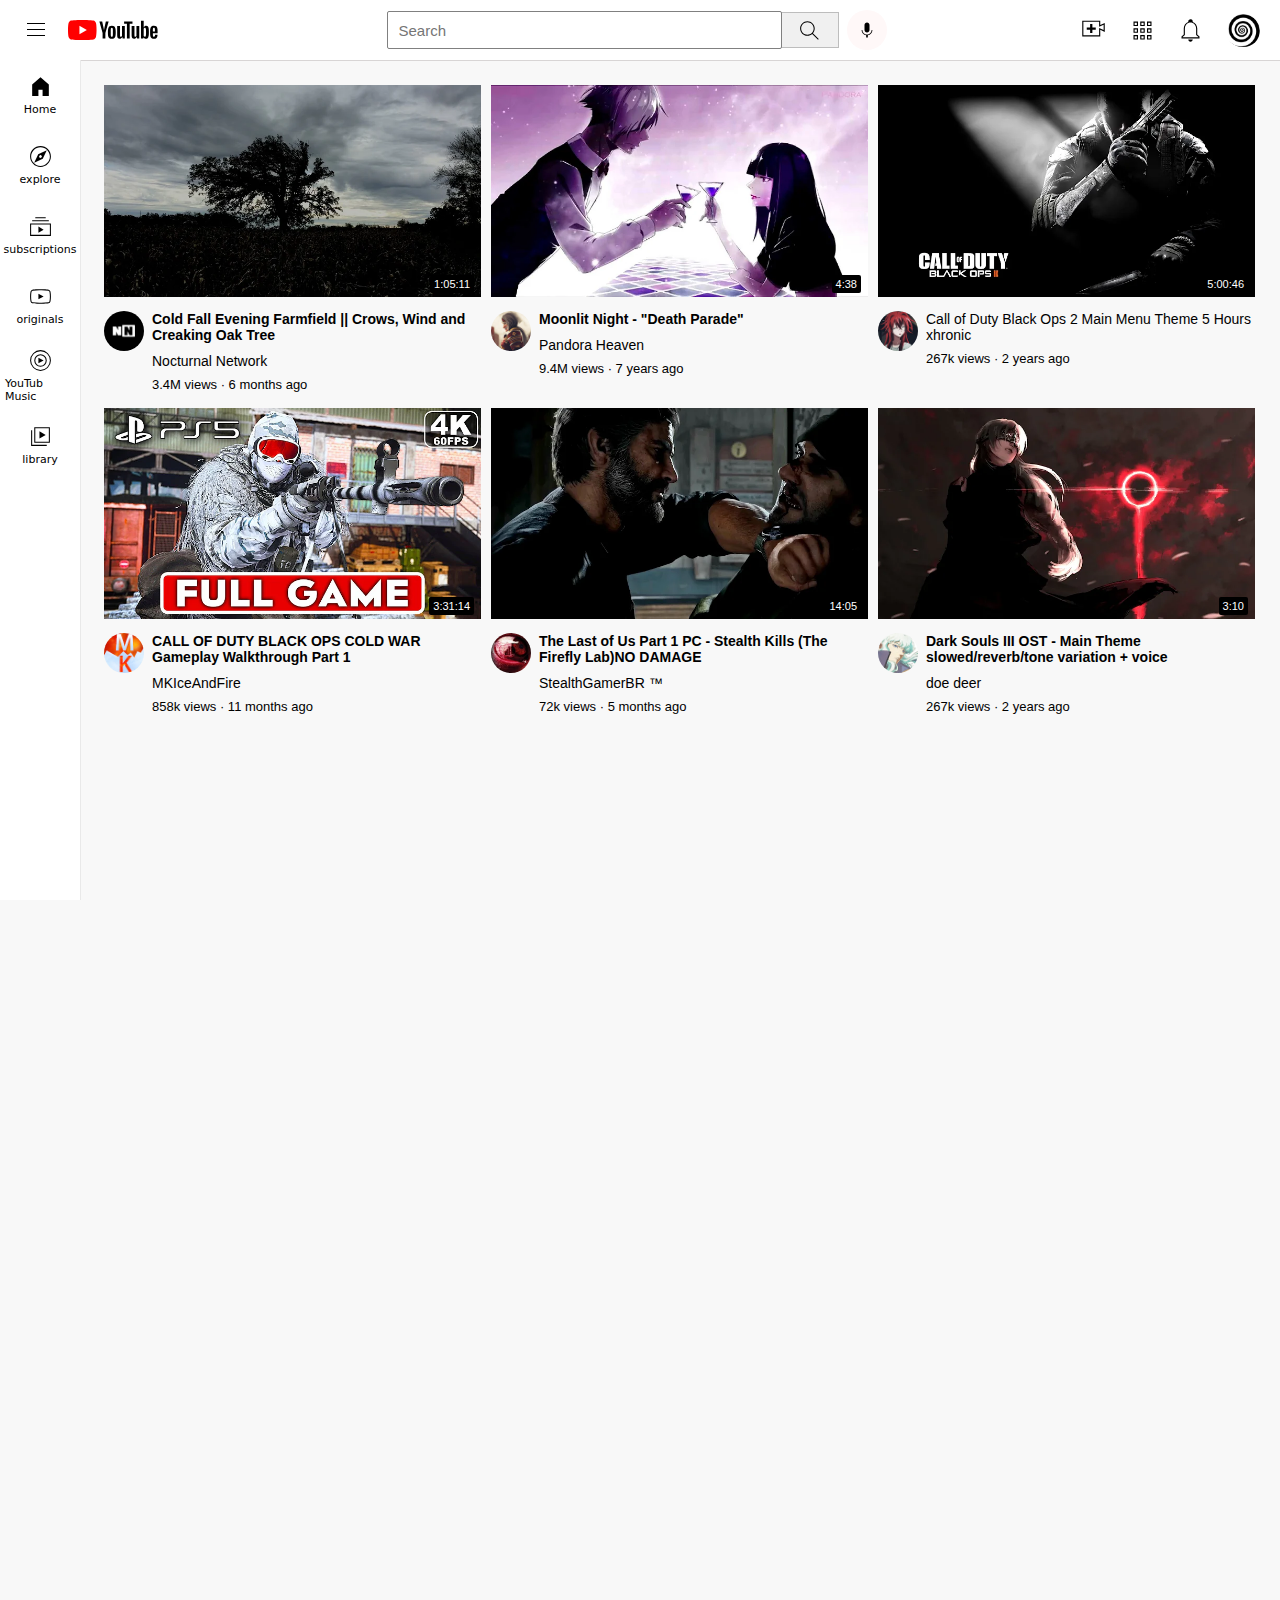
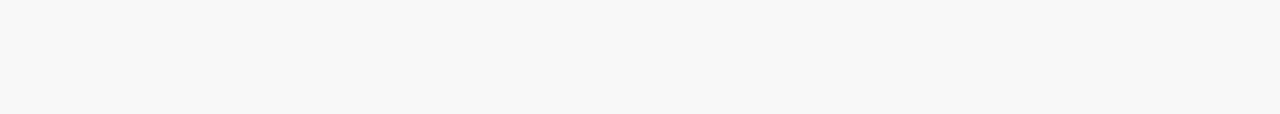
<file: index.html>
<!DOCTYPE html>
<html> 
  <head>
    <link rel="stylesheet" href="youtube.css">
    <link rel="stylesheet" href="general.css">
    <link rel="stylesheet" href="header.css">
    <link rel="stylesheet" href="sidebar.css">
  </head>
  <body>
    <!------------------------------- Header ----------------------->
    <header class="header">
      <div class="left-section"> <img class="hamburger-menu" src="hamburger-menu.svg">
        <img class="youtube-logo" src="youtube-logo.svg">
      </div>
      <div class="middle-section">
        <input class="search-bar" type="text" placeholder="Search">
        <button class="search-button">
          <img class="search-icon"  src="search.svg">
          <div class="tooltip">Search</div>
        </button>
        <button class="voice-button">
          <img class="voice-icon" src="voice-search-icon.svg">
          <div class="tooltip">Search with your voice</div>
        </button>
      </div>
      <div class="right-section">
        <div class="upload-icon-box">
          <img class="upload-icon" src="upload.svg">
        </div>
        <img class="youtube-icons" src="youtube-apps.svg">
        <img class="notif-icon" src="notifications.svg">
        <img class="my-channel-pic" src="3b4f208a-53ed-4776-a045-97dcb3676dd3.jfif">
      </div>
    </header>
      <!---------------------------------- Sidebar ------------------------------>
    <nav class="side-bar">
      <div class="side-bar-icon">
        <img src="home.svg">
        <div>Home</div>
      </div>
      <div class="side-bar-icon">
        <img src="explore.svg">
        <div>explore</div>
      </div>
      <div class="side-bar-icon">
        <img src="subscriptions.svg">
        <div>subscriptions</div>
      </div>
      <div class="side-bar-icon">
        <img src="originals.svg">
        <div>originals</div>
      </div>
      <div class="side-bar-icon">
        <img src="youtube-music.svg">
        <div>YouTub Music</div>
      </div>
      <div class="side-bar-icon">
        <img src="library.svg">
        <div>library</div>
      </div>
    </nav>

 <!------------------------ main-------------------------->
  <main>
      <section class="grid">

      <div class="big-box">
        <div class="video-picture-box"> 
         <a href="https://youtu.be/6VmHCiQBcHw?feature=shared">
          <img class="video-picture" src="vidpic1.webp">
          <div class="time">1:05:11</div>
         </a>
        </div>
        <div class="grid-box">
         <div class="channel-picture-box" >
          <a href="https://youtube.com/@NocturnalNetwork?feature=shared">
           <img class="channel-picture" src="profpic1.jpg">
           <div class="tooltip">
            <div><img class="channel-picture" src="profpic1.jpg"></div>
            <div>
              <div class="text1">Nocturnal Network</div>
              <div class="text2">11M subscribers</div>
            </div>
           </div>
          </a>
         </div>
         <div class="text-box">
          <a class="video-link" href="https://youtu.be/6VmHCiQBcHw?feature=shared">
           <p class="video-title" >Cold Fall Evening Farmfield || Crows, Wind and Creaking Oak Tree </p>
          </a>
          <a class="video-link" href="https://www.youtube.com/@NocturnalNetwork">
            <p class="channel-name">Nocturnal Network</p>
          </a>     
           <p class="views-date">3.4M views · 6 months ago</p>
         </div>
        </div>
       </div>
   
       <div class="big-box">
         <div class="video-picture-box"> 
          <a href="https://youtu.be/ewBOcdz29Sw">
            <img class="video-picture" src="vidpic2.webp">
            <div class="time">4:38</div>
          </a>
         </div>
         <div class="grid-box" >
          <div class="channel-picture-box" >
            <a href="https://youtube.com/@pandoraheaven?feature=shared">
             <img class="channel-picture" src="profpic2.jpg">
             <div class="tooltip">
              <div><img class="channel-picture" src="profpic2.jpg"></div>
              <div>
                <div class="text1">Pandora Heaven</div>
                <div class="text2">5M subscribers</div>
              </div>
             </div>
            </a>
          </div>
          <div class="text-box">
            <a class="video-link" href="https://youtu.be/ewBOcdz29Sw">
              <p class="video-title" > Moonlit Night - "Death Parade" </p>
            </a>
            <a class="video-link" href="https://youtube.com/@pandoraheaven?feature=shared">
              <p class="channel-name">Pandora Heaven</p>
            </a>
            <p class="views-date">9.4M views · 7 years ago</p>
          </div>
         </div>
        </div>

        <div class="big-box">
          <div class="video-picture-box">
           <a href="https://youtu.be/zFxtWG6Vk3s">
            <img class="video-picture" src="vidpic3.webp">
            <div class="time"> 5:00:46</div>
          </a>
          </div>
          <div class="grid-box" >
           <div class="channel-picture-box" >
            <a href="https://www.youtube.com/@xhronic">
              <img class="channel-picture" src="profpic3.jpg">
              <div class="tooltip">
                <div><img class="channel-picture" src="profpic3.jpg"></div>
                <div>
                  <div class="text1">xhronic</div>
                  <div class="text2">256k subscribers</div>
                </div>
               </div>
            </a>
           </div>
           <div class="text-box">
        <a class="video-link" href="https://youtu.be/zFxtWG6Vk3s">
         <p >Call of Duty Black Ops 2 Main Menu Theme 5 Hours </p>
        </a>
            <a class="video-link" href="https://www.youtube.com/@xhronic">
              <p class="channel-name">xhronic</p>
            </a>
             <p class="views-date">267k views · 2 years ago</p>
           </div>
          </div>
         </div>

         <div class="big-box">
          <div class="video-picture-box"> 
          <a href="https://youtu.be/8H4DdU8t7Dc">
            <img class="video-picture" src="vidpic4.webp">
            <div class="time">3:31:14</div>
          </a>
          </div>
          <div class="grid-box" >
           <div class="channel-picture-box" >
            <a href="https://www.youtube.com/@MKIceAndFire">
              <img class="channel-picture" src="profpic4.jpg">
              <div class="tooltip">
                <div><img class="channel-picture" src="profpic4.jpg"></div>
                <div>
                  <div class="text1">MKIceAndFire</div>
                  <div class="text2">15.3M subscribers</div>
                </div>
               </div>
            </a>
           </div>
           <div class="text-box">
            <a class="video-link" href="https://youtu.be/8H4DdU8t7Dc">
              <p class="video-title" > 
                CALL OF DUTY BLACK OPS COLD WAR Gameplay Walkthrough Part 1
              </p>
            </a>
            <a class="video-link" href="https://www.youtube.com/@MKIceAndFire">
              <p class="channel-name">MKIceAndFire </p>
            </a>
             <p class="views-date">858k views · 11 months ago</p>
           </div>
          </div>
         </div>

         <div class="big-box">
          <div class="video-picture-box"> 
          <a href="https://youtu.be/MxiOydcSyb8">
            <img class="video-picture" src="vidpic5.webp">
            <div class="time">14:05</div>
          </a>
          </div>
          <div class="grid-box" >
           <div class="channel-picture-box" >
            <a href="https://www.youtube.com/@StealthGamerBR2">
              <img class="channel-picture" src="profpic5.jpg">
              <div class="tooltip">
                <div><img class="channel-picture" src="profpic5.jpg"></div>
                <div>
                  <div class="text1">StealthGamerBR ™</div>
                  <div class="text2">1.44M subscribers</div>
                </div>
               </div>
            </a>
            </div>
           <div class="text-box">
            <a class="video-link" href="https://youtu.be/MxiOydcSyb8">
             <p class="video-title" >The Last of Us Part 1 PC - Stealth Kills (The Firefly Lab)NO DAMAGE</p>
            </a>
             <a class="video-link" href="https://www.youtube.com/@StealthGamerBR2">
              <p class="channel-name">StealthGamerBR ™</p>
             </a>
             <p class="views-date">72k views · 5 months ago</p>
           </div>
          </div>
         </div>

         <div class="big-box">
          <div class="video-picture-box"> 
           <a href="https://youtu.be/wCtKDDpuBQw">
            <img class="video-picture" src="vidpic6.webp">
            <div class="time">3:10</div>
           </a>
          </div>
          <div class="grid-box" >
           <div class="channel-picture-box" >
           <a href="https://www.youtube.com/@divinehate">
            <img class="channel-picture" src="profpic6.jpg">
            <div class="tooltip">
              <div><img class="channel-picture" src="profpic6.jpg"></div>
              <div>
                <div class="text1">Pdoe deer</div>
                <div class="text2">191 subscribers</div>
              </div>
             </div>
          </a>
           </div>
           <div class="text-box">
            <a class="video-link" href="https://youtu.be/wCtKDDpuBQw">
              <p class="video-title" > 
                Dark Souls III OST - Main Theme slowed/reverb/tone variation + voice
              </p>
            </a>
            <a class="video-link" href="https://www.youtube.com/@divinehate">
              <p class="channel-name">doe deer</p>
            </a>
             <p class="views-date">267k views · 2 years ago</p>
           </div>
          </div>
         </div>

      </section>
  </main>

  
  </body>
</html>
</file>
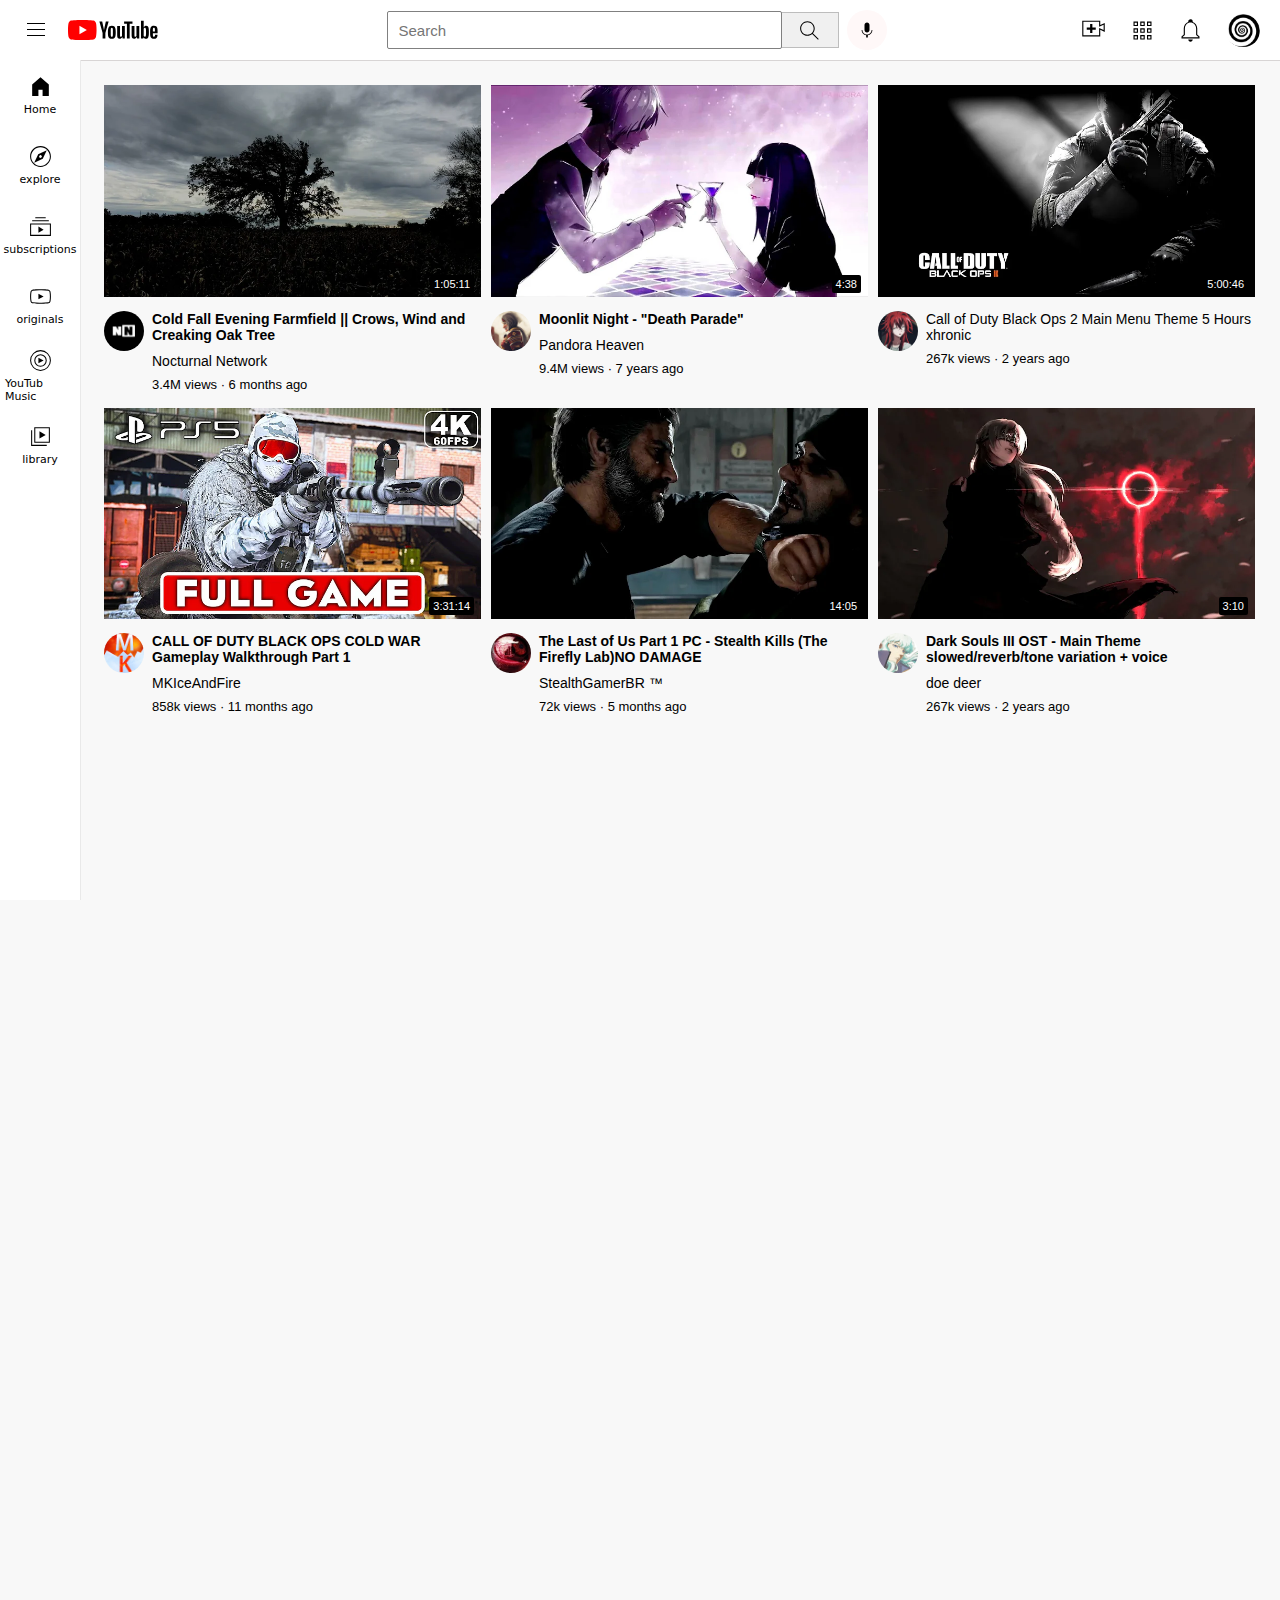
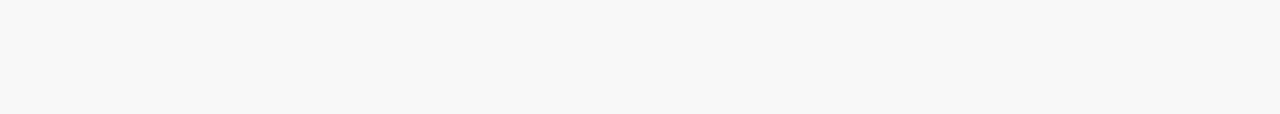
<file: youtube.html>
<!DOCTYPE html>
<html> 
  <head>
    <link rel="stylesheet" href="youtube.css">
    <link rel="stylesheet" href="general.css">
    <link rel="stylesheet" href="header.css">
    <link rel="stylesheet" href="sidebar.css">
  </head>
  <body>
    <!------------------------------- Header ----------------------->
    <header class="header">
      <div class="left-section"> <img class="hamburger-menu" src="hamburger-menu.svg">
        <img class="youtube-logo" src="youtube-logo.svg">
      </div>
      <div class="middle-section">
        <input class="search-bar" type="text" placeholder="Search">
        <button class="search-button">
          <img class="search-icon"  src="search.svg">
          <div class="tooltip">Search</div>
        </button>
        <button class="voice-button">
          <img class="voice-icon" src="voice-search-icon.svg">
          <div class="tooltip">Search with your voice</div>
        </button>
      </div>
      <div class="right-section">
        <div class="upload-icon-box">
          <img class="upload-icon" src="upload.svg">
        </div>
        <img class="youtube-icons" src="youtube-apps.svg">
        <img class="notif-icon" src="notifications.svg">
        <img class="my-channel-pic" src="3b4f208a-53ed-4776-a045-97dcb3676dd3.jfif">
      </div>
    </header>
      <!---------------------------------- Sidebar ------------------------------>
    <nav class="side-bar">
      <div class="side-bar-icon">
        <img src="home.svg">
        <div>Home</div>
      </div>
      <div class="side-bar-icon">
        <img src="explore.svg">
        <div>explore</div>
      </div>
      <div class="side-bar-icon">
        <img src="subscriptions.svg">
        <div>subscriptions</div>
      </div>
      <div class="side-bar-icon">
        <img src="originals.svg">
        <div>originals</div>
      </div>
      <div class="side-bar-icon">
        <img src="youtube-music.svg">
        <div>YouTub Music</div>
      </div>
      <div class="side-bar-icon">
        <img src="library.svg">
        <div>library</div>
      </div>
    </nav>

 <!------------------------ main-------------------------->
  <main>
      <section class="grid">

      <div class="big-box">
        <div class="video-picture-box"> 
         <a href="https://youtu.be/6VmHCiQBcHw?feature=shared">
          <img class="video-picture" src="vidpic1.webp">
          <div class="time">1:05:11</div>
         </a>
        </div>
        <div class="grid-box">
         <div class="channel-picture-box" >
          <a href="https://youtube.com/@NocturnalNetwork?feature=shared">
           <img class="channel-picture" src="profpic1.jpg">
           <div class="tooltip">
            <div><img class="channel-picture" src="profpic1.jpg"></div>
            <div>
              <div class="text1">Nocturnal Network</div>
              <div class="text2">11M subscribers</div>
            </div>
           </div>
          </a>
         </div>
         <div class="text-box">
          <a class="video-link" href="https://youtu.be/6VmHCiQBcHw?feature=shared">
           <p class="video-title" >Cold Fall Evening Farmfield || Crows, Wind and Creaking Oak Tree </p>
          </a>
          <a class="video-link" href="https://www.youtube.com/@NocturnalNetwork">
            <p class="channel-name">Nocturnal Network</p>
          </a>     
           <p class="views-date">3.4M views · 6 months ago</p>
         </div>
        </div>
       </div>
   
       <div class="big-box">
         <div class="video-picture-box"> 
          <a href="https://youtu.be/ewBOcdz29Sw">
            <img class="video-picture" src="vidpic2.webp">
            <div class="time">4:38</div>
          </a>
         </div>
         <div class="grid-box" >
          <div class="channel-picture-box" >
            <a href="https://youtube.com/@pandoraheaven?feature=shared">
             <img class="channel-picture" src="profpic2.jpg">
             <div class="tooltip">
              <div><img class="channel-picture" src="profpic2.jpg"></div>
              <div>
                <div class="text1">Pandora Heaven</div>
                <div class="text2">5M subscribers</div>
              </div>
             </div>
            </a>
          </div>
          <div class="text-box">
            <a class="video-link" href="https://youtu.be/ewBOcdz29Sw">
              <p class="video-title" > Moonlit Night - "Death Parade" </p>
            </a>
            <a class="video-link" href="https://youtube.com/@pandoraheaven?feature=shared">
              <p class="channel-name">Pandora Heaven</p>
            </a>
            <p class="views-date">9.4M views · 7 years ago</p>
          </div>
         </div>
        </div>

        <div class="big-box">
          <div class="video-picture-box">
           <a href="https://youtu.be/zFxtWG6Vk3s">
            <img class="video-picture" src="vidpic3.webp">
            <div class="time"> 5:00:46</div>
          </a>
          </div>
          <div class="grid-box" >
           <div class="channel-picture-box" >
            <a href="https://www.youtube.com/@xhronic">
              <img class="channel-picture" src="profpic3.jpg">
              <div class="tooltip">
                <div><img class="channel-picture" src="profpic3.jpg"></div>
                <div>
                  <div class="text1">xhronic</div>
                  <div class="text2">256k subscribers</div>
                </div>
               </div>
            </a>
           </div>
           <div class="text-box">
        <a class="video-link" href="https://youtu.be/zFxtWG6Vk3s">
         <p >Call of Duty Black Ops 2 Main Menu Theme 5 Hours </p>
        </a>
            <a class="video-link" href="https://www.youtube.com/@xhronic">
              <p class="channel-name">xhronic</p>
            </a>
             <p class="views-date">267k views · 2 years ago</p>
           </div>
          </div>
         </div>

         <div class="big-box">
          <div class="video-picture-box"> 
          <a href="https://youtu.be/8H4DdU8t7Dc">
            <img class="video-picture" src="vidpic4.webp">
            <div class="time">3:31:14</div>
          </a>
          </div>
          <div class="grid-box" >
           <div class="channel-picture-box" >
            <a href="https://www.youtube.com/@MKIceAndFire">
              <img class="channel-picture" src="profpic4.jpg">
              <div class="tooltip">
                <div><img class="channel-picture" src="profpic4.jpg"></div>
                <div>
                  <div class="text1">MKIceAndFire</div>
                  <div class="text2">15.3M subscribers</div>
                </div>
               </div>
            </a>
           </div>
           <div class="text-box">
            <a class="video-link" href="https://youtu.be/8H4DdU8t7Dc">
              <p class="video-title" > 
                CALL OF DUTY BLACK OPS COLD WAR Gameplay Walkthrough Part 1
              </p>
            </a>
            <a class="video-link" href="https://www.youtube.com/@MKIceAndFire">
              <p class="channel-name">MKIceAndFire </p>
            </a>
             <p class="views-date">858k views · 11 months ago</p>
           </div>
          </div>
         </div>

         <div class="big-box">
          <div class="video-picture-box"> 
          <a href="https://youtu.be/MxiOydcSyb8">
            <img class="video-picture" src="vidpic5.webp">
            <div class="time">14:05</div>
          </a>
          </div>
          <div class="grid-box" >
           <div class="channel-picture-box" >
            <a href="https://www.youtube.com/@StealthGamerBR2">
              <img class="channel-picture" src="profpic5.jpg">
              <div class="tooltip">
                <div><img class="channel-picture" src="profpic5.jpg"></div>
                <div>
                  <div class="text1">StealthGamerBR ™</div>
                  <div class="text2">1.44M subscribers</div>
                </div>
               </div>
            </a>
            </div>
           <div class="text-box">
            <a class="video-link" href="https://youtu.be/MxiOydcSyb8">
             <p class="video-title" >The Last of Us Part 1 PC - Stealth Kills (The Firefly Lab)NO DAMAGE</p>
            </a>
             <a class="video-link" href="https://www.youtube.com/@StealthGamerBR2">
              <p class="channel-name">StealthGamerBR ™</p>
             </a>
             <p class="views-date">72k views · 5 months ago</p>
           </div>
          </div>
         </div>

         <div class="big-box">
          <div class="video-picture-box"> 
           <a href="https://youtu.be/wCtKDDpuBQw">
            <img class="video-picture" src="vidpic6.webp">
            <div class="time">3:10</div>
           </a>
          </div>
          <div class="grid-box" >
           <div class="channel-picture-box" >
           <a href="https://www.youtube.com/@divinehate">
            <img class="channel-picture" src="profpic6.jpg">
            <div class="tooltip">
              <div><img class="channel-picture" src="profpic6.jpg"></div>
              <div>
                <div class="text1">Pdoe deer</div>
                <div class="text2">191 subscribers</div>
              </div>
             </div>
          </a>
           </div>
           <div class="text-box">
            <a class="video-link" href="https://youtu.be/wCtKDDpuBQw">
              <p class="video-title" > 
                Dark Souls III OST - Main Theme slowed/reverb/tone variation + voice
              </p>
            </a>
            <a class="video-link" href="https://www.youtube.com/@divinehate">
              <p class="channel-name">doe deer</p>
            </a>
             <p class="views-date">267k views · 2 years ago</p>
           </div>
          </div>
         </div>

      </section>
  </main>

  
  </body>
</html>
</file>
<file: youtube.css>
.grid{
  display: grid;
  grid-template-columns: 1fr 1fr 1fr;
  column-gap: 10px;
  row-gap: 16px;
  padding-bottom: 1000px;
}

@media(max-width: 750px) {
  .grid{
    grid-template-columns: 1fr 1fr;
  }
  
}

.video-picture-box{
margin-bottom:  10px;
position: relative;
}

.video-picture-box .time{
  position: absolute;
  right: 7px;
  bottom: 8px;
  background-color:rgb(0, 0, 0);
  color: white;
  font-size: 11px;
  padding: 3px 4px 3px 4px;
  border-radius: 2px;
}

.video-picture{
  width: 100%;
}

.channel-picture-box{
  position: relative;
}

.channel-picture{
  width: 100%;
  border-radius: 30px;
}

.text-box{
  margin-left:8px;
  font-size: 14px;
}

.video-title{
  margin-bottom: 10px;
  font-weight: bold;
}

.views-date{
  margin-top: 8px;
  font-size: 13px;
}

.grid-box{
  display: grid;
  grid-template-columns: 40px 1fr;
}

.channel-picture-box .tooltip{
  position: absolute;
  background-color: rgb(255, 255, 255);
  display: flex;
  flex-direction: row;
  align-items: center;
  justify-content: center;
  width: 200px;
  padding: 9px 15px 9px 17px;
  border-radius: 6px;
  box-shadow: 1px 1px 12px rgb(108, 108, 108);
  opacity: 0;
  pointer-events: none;
  z-index: 4;
  
}

 .tooltip .channel-picture{
  width: 54px;
  height: 54px;
  margin-right: 10px;
 }

 .tooltip .text1{
  color: black;
  font-weight: bold;
  width: 150px;
  margin-bottom: 6px;
 }

 .tooltip .text2{
  color: gray;
 }

 .channel-picture-box:hover .tooltip{
  opacity: 1;
 }
</file>
<file: general.css>
p{
  margin-top: 0;
  margin-bottom: 0;
  font-family: Arial;
}
body{
  font-family: Arial;
  margin: 0;
  padding-top:  85px;
  padding-left: 104px;
  padding-right: 25px;
  background-color:rgb(248, 248, 248)
}

button{
  cursor: pointer;
}

.video-link{
  text-decoration: none;
  color: black;
}
</file>
<file: header.css>
.header{
  display: flex;
  flex-direction: row;
  justify-content: space-between;
  height: 60px;
  position: fixed;
  top: 0;
  right: 0;
  left: 0;
  background-color: white;
  border-bottom-width: 1px;
  border-bottom-style: solid;
  border-bottom-color: rgb(216, 213, 213);
  z-index: 5;
 }

 .left-section{
  display: flex;
  align-items: center;
 }

 .middle-section{
  display: flex;
  align-items: center;
  flex: 1;
  margin-left: 70px;
  margin-right: 35px;
  max-width: 500px;
 }

 .right-section{
  margin-right: 20px;
  width: 180px;
  display: flex;
  flex-direction: row;
  align-items: center;
  justify-content: space-between;
  flex-shrink: 0;
 }

 .hamburger-menu{
  height: 24px;
  margin-left: 24px;
  margin-right: 20px;
 }

 .youtube-logo{
  height: 20px;
 }

 .search-bar{
  width: 0;
  flex: 1;
  height: 34px;
  padding-left: 11px;
  padding-right: 11px;
  font-size: 15px;
  border-width: 1px;
  border-style: solid;
  border-color: gray;
  border-radius: 2px;
  z-index: 2;
}

 .search-bar::placeholder{
  font-family: Roboto,arial;
  font-size: 15px;
 }

 .search-button{
  margin-left: -1px;
  height: 36px;
  width: 58px;
  background-color: rgb(240, 240, 240);
  border-width: 1px;
  border-style: solid;
  border-color: rgb(189, 189, 189);
  position: relative;
 }

 .search-button .tooltip,
 .voice-button .tooltip{
  position: absolute;
  background-color: gray;
  color: white;
  padding-top:    5px;
  padding-bottom: 5px;
  padding-left:   7px;
  padding-right:  7px;
  font-size: 11px;
  bottom: -35px;
  opacity: 0;
  transition: 0.15;
  pointer-events: none;
  white-space: nowrap;
 }

 .search-button:hover .tooltip,
 .voice-button:hover .tooltip{
  opacity: 1;
 }
 .voice-button,.search-button{
  display: flex;
  flex-direction: column;
  align-items: center;
  justify-content: center;
 }

 .voice-button{
  margin-left: 8px;
  height: 40px;
  width: 40px;
  background-color: rgb(255, 248, 248);
  border: none;
  border-radius: 50px;
  position: relative;
 }

 .search-icon{
  height: 25px;
 }

 .voice-icon{
  height: 20px;
 }

 .upload-icon{
  height: 27px;
 }

 .youtube-icons{
  height:27px;
 }

 .notif-icon{
  height: 27px;
 } 

 .my-channel-pic{
  height: 33px;
  border-radius: 25px;
 }

 .upload-icon,
 .youtube-icons,
 .notif-icon,
 .my-channel-pic{
  cursor: pointer;
 }
</file>
<file: sidebar.css>
.side-bar{
  position: fixed;
  left: 0;
  top: 60px;
  bottom: 0;
  width: 70px;
  background-color: rgb(255, 255, 255);
  padding-left: 5px;
  padding-right: 5px;
  cursor: pointer;
  border-right-width: 1px;
  border-right-style: solid;
  border-right-color: rgb(233, 233, 233);
  z-index: 6;
 }

 .side-bar-icon{
  height: 70px;
  display: flex;
  flex-direction: column;
  align-items: center;
  justify-content: center;
 }

 .side-bar-icon img{
  height: 25px;
 }

 .side-bar-icon div{
  font-family: system-ui, -apple-system, BlinkMacSystemFont, 'Segoe UI', Roboto, Oxygen, Ubuntu, Cantarell, 'Open Sans', 'Helvetica Neue', sans-serif;
  font-size: 11px;
  margin-top: 4px;
 }

 .side-bar-icon:hover{
  background-color: rgb(234, 231, 231);
 }
</file>
